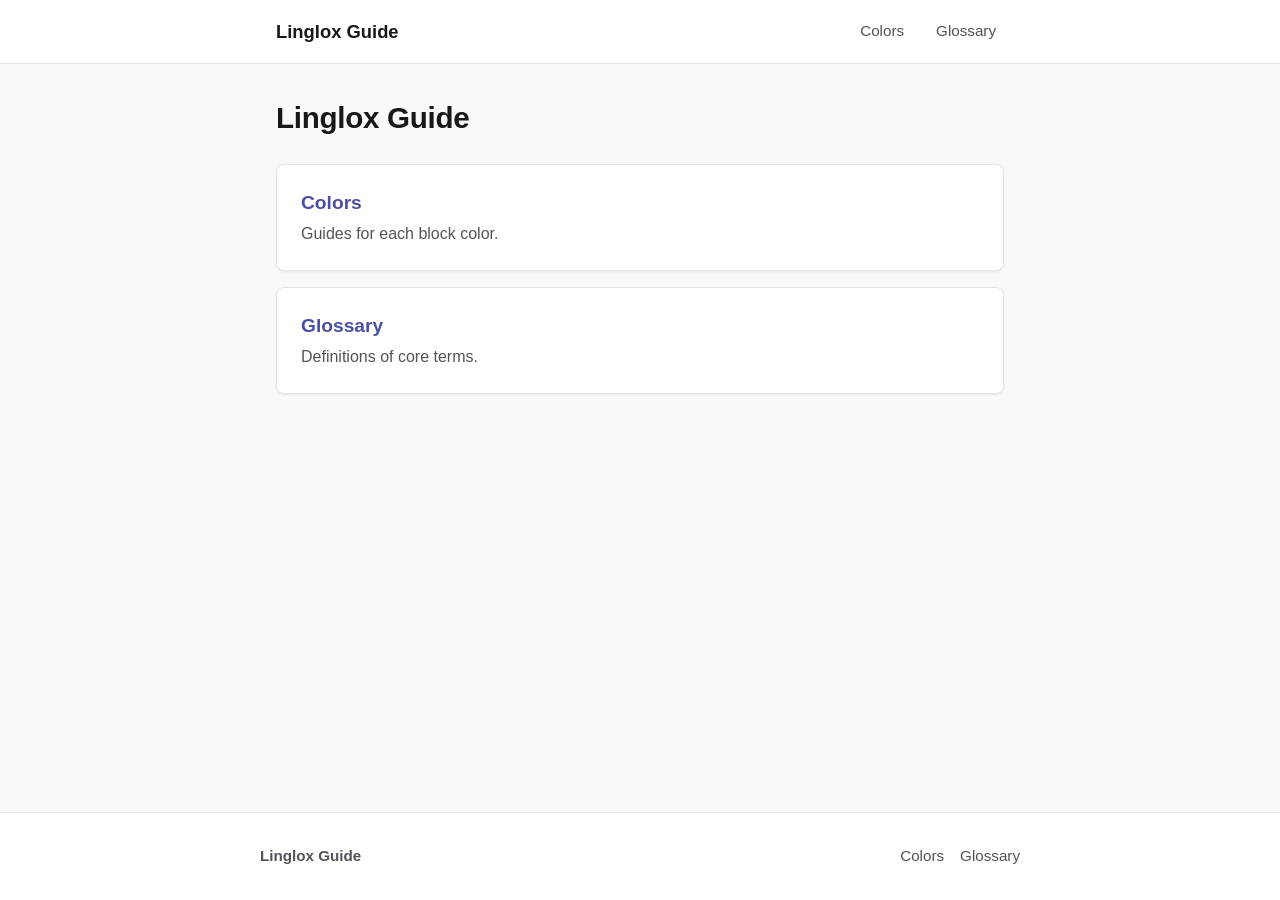
<file: index.html>
<!DOCTYPE html>
<html lang="en">
<head>
  <meta charset="UTF-8">
  <meta name="viewport" content="width=device-width, initial-scale=1.0">
  <title>Linglox Guide</title>
  <link rel="stylesheet" href="assets/style.css">
</head>
<body>
  <header class="site-header">
    <div class="header-inner">
      <a href="index.html" class="site-title">Linglox Guide</a>
      <nav class="site-nav">
        <a href="colors/index.html" class="nav-link">Colors</a>
        <a href="glossary.html" class="nav-link">Glossary</a>
      </nav>
    </div>
  </header>

  <main class="content-container">
    <h1>Linglox Guide</h1>

    <div class="section-cards">
      <a href="colors/index.html" class="card index-card">
        <h2 class="index-card-title">Colors</h2>
        <p class="index-card-desc">Guides for each block color.</p>
      </a>
      <a href="glossary.html" class="card index-card">
        <h2 class="index-card-title">Glossary</h2>
        <p class="index-card-desc">Definitions of core terms.</p>
      </a>
    </div>
  </main>

  <footer class="site-footer">
    <div class="footer-inner">
      <span class="footer-title">Linglox Guide</span>
      <nav class="footer-nav">
        <a href="colors/index.html">Colors</a>
        <a href="glossary.html">Glossary</a>
      </nav>
    </div>
  </footer>
</body>
</html>
</file>
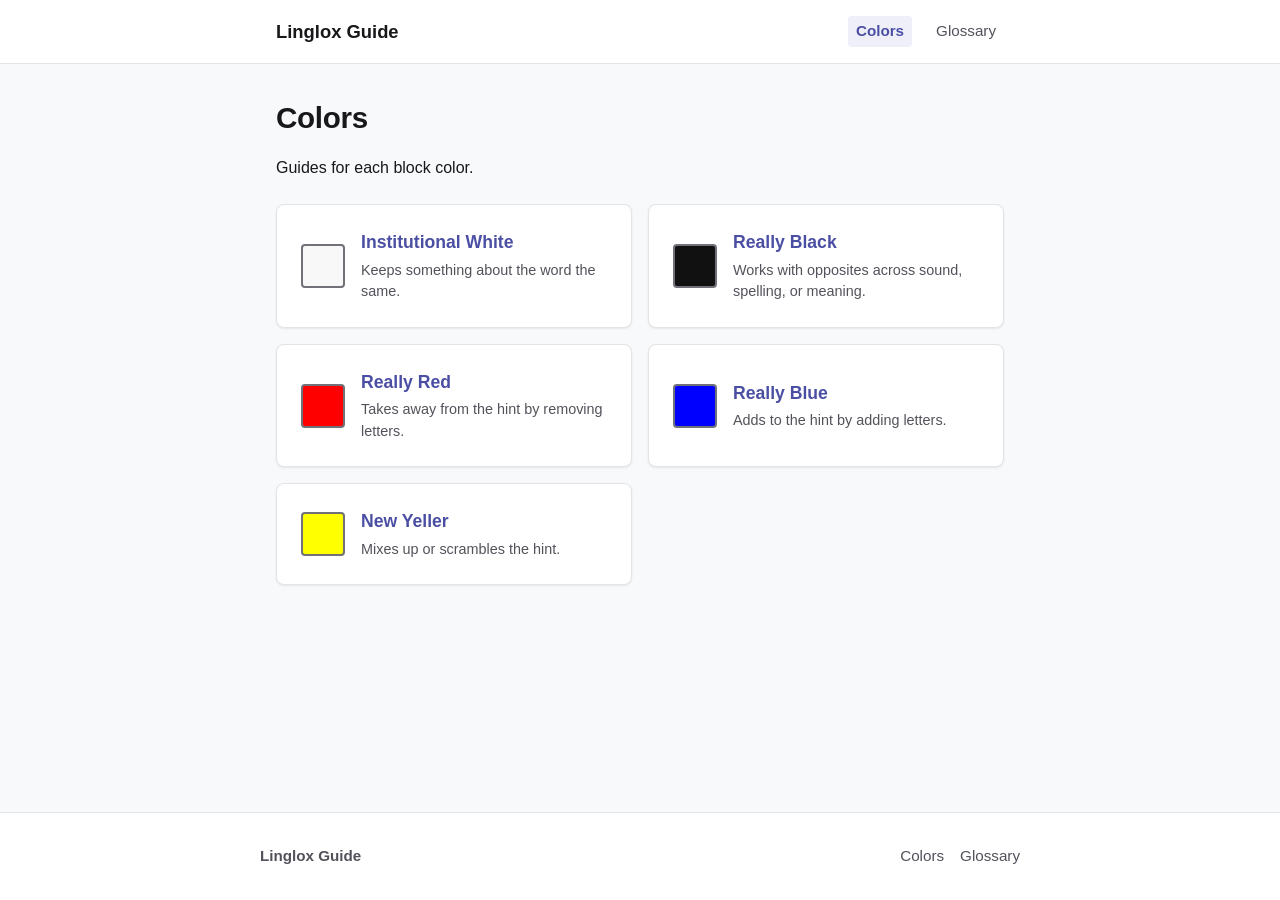
<file: colors/index.html>
<!DOCTYPE html>
<html lang="en">
<head>
  <meta charset="UTF-8">
  <meta name="viewport" content="width=device-width, initial-scale=1.0">
  <title>Colors - Linglox Guide</title>
  <link rel="stylesheet" href="../assets/style.css">
</head>
<body>
  <header class="site-header">
    <div class="header-inner">
      <a href="../index.html" class="site-title">Linglox Guide</a>
      <nav class="site-nav">
        <a href="index.html" class="nav-link active">Colors</a>
        <a href="../glossary.html" class="nav-link">Glossary</a>
      </nav>
    </div>
  </header>

  <main class="content-container">
    <h1>Colors</h1>
    <p>Guides for each block color.</p>

    <div class="color-grid">
      <a href="institutional-white.html" class="card color-card">
        <div class="swatch" style="--block-color: #F8F8F8"></div>
        <div class="color-card-info">
          <h2 class="color-name">Institutional White</h2>
          <p class="color-summary">Keeps something about the word the same.</p>
        </div>
      </a>
      <a href="really-black.html" class="card color-card">
        <div class="swatch" style="--block-color: #111111"></div>
        <div class="color-card-info">
          <h2 class="color-name">Really Black</h2>
          <p class="color-summary">Works with opposites across sound, spelling, or meaning.</p>
        </div>
      </a>
      <a href="really-red.html" class="card color-card">
        <div class="swatch" style="--block-color: #FF0000"></div>
        <div class="color-card-info">
          <h2 class="color-name">Really Red</h2>
          <p class="color-summary">Takes away from the hint by removing letters.</p>
        </div>
      </a>
      <a href="really-blue.html" class="card color-card">
        <div class="swatch" style="--block-color: #0000FF"></div>
        <div class="color-card-info">
          <h2 class="color-name">Really Blue</h2>
          <p class="color-summary">Adds to the hint by adding letters.</p>
        </div>
      </a>
      <a href="new-yeller.html" class="card color-card">
        <div class="swatch" style="--block-color: #FFFF00"></div>
        <div class="color-card-info">
          <h2 class="color-name">New Yeller</h2>
          <p class="color-summary">Mixes up or scrambles the hint.</p>
        </div>
      </a>
    </div>
  </main>

  <footer class="site-footer">
    <div class="footer-inner">
      <span class="footer-title">Linglox Guide</span>
      <nav class="footer-nav">
        <a href="index.html">Colors</a>
        <a href="../glossary.html">Glossary</a>
      </nav>
    </div>
  </footer>
</body>
</html>
</file>
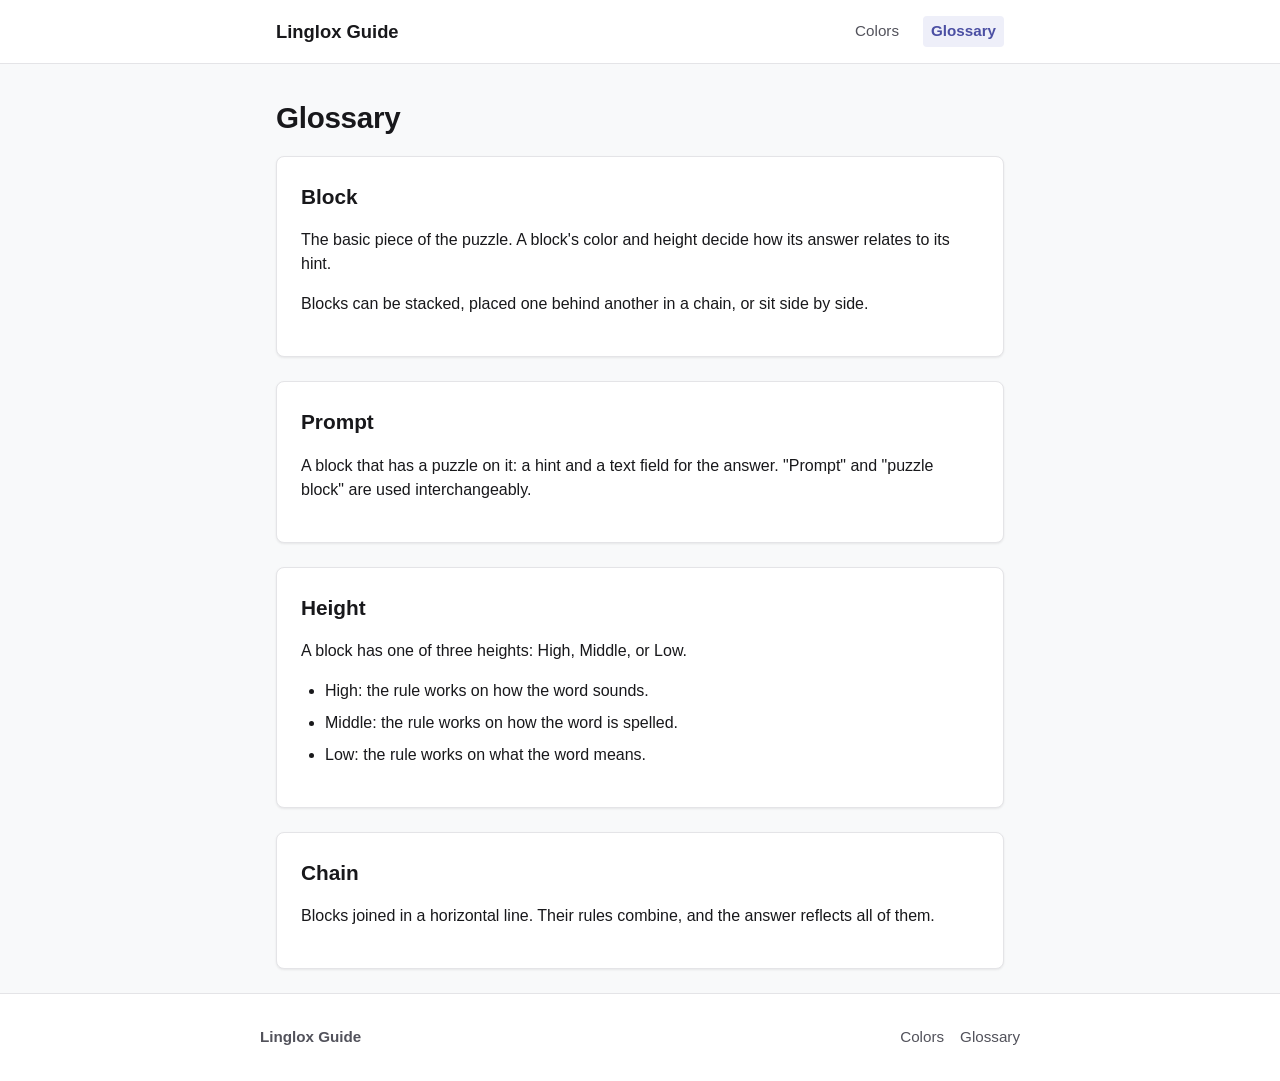
<file: glossary.html>
<!DOCTYPE html>
<html lang="en">
<head>
  <meta charset="UTF-8">
  <meta name="viewport" content="width=device-width, initial-scale=1.0">
  <title>Glossary - Linglox Guide</title>
  <link rel="stylesheet" href="assets/style.css">
</head>
<body>
  <header class="site-header">
    <div class="header-inner">
      <a href="index.html" class="site-title">Linglox Guide</a>
      <nav class="site-nav">
        <a href="colors/index.html" class="nav-link">Colors</a>
        <a href="glossary.html" class="nav-link active">Glossary</a>
      </nav>
    </div>
  </header>

  <main class="content-container">
    <h1>Glossary</h1>

    <section id="block" class="card">
      <h2>Block</h2>
      <p>The basic piece of the puzzle. A block's color and height decide how its answer relates to its hint.</p>
      <p>Blocks can be stacked, placed one behind another in a chain, or sit side by side.</p>
    </section>

    <section id="prompt" class="card">
      <h2 id="puzzle-block">Prompt</h2>
      <p>A block that has a puzzle on it: a hint and a text field for the answer. "Prompt" and "puzzle block" are used interchangeably.</p>
    </section>

    <section id="height" class="card">
      <h2>Height</h2>
      <p>A block has one of three heights: High, Middle, or Low.</p>
      <ul>
        <li>High: the rule works on how the word sounds.</li>
        <li>Middle: the rule works on how the word is spelled.</li>
        <li>Low: the rule works on what the word means.</li>
      </ul>
    </section>

    <section id="chain" class="card">
      <h2>Chain</h2>
      <p>Blocks joined in a horizontal line. Their rules combine, and the answer reflects all of them.</p>
    </section>
  </main>

  <footer class="site-footer">
    <div class="footer-inner">
      <span class="footer-title">Linglox Guide</span>
      <nav class="footer-nav">
        <a href="colors/index.html">Colors</a>
        <a href="glossary.html">Glossary</a>
      </nav>
    </div>
  </footer>
</body>
</html>
</file>
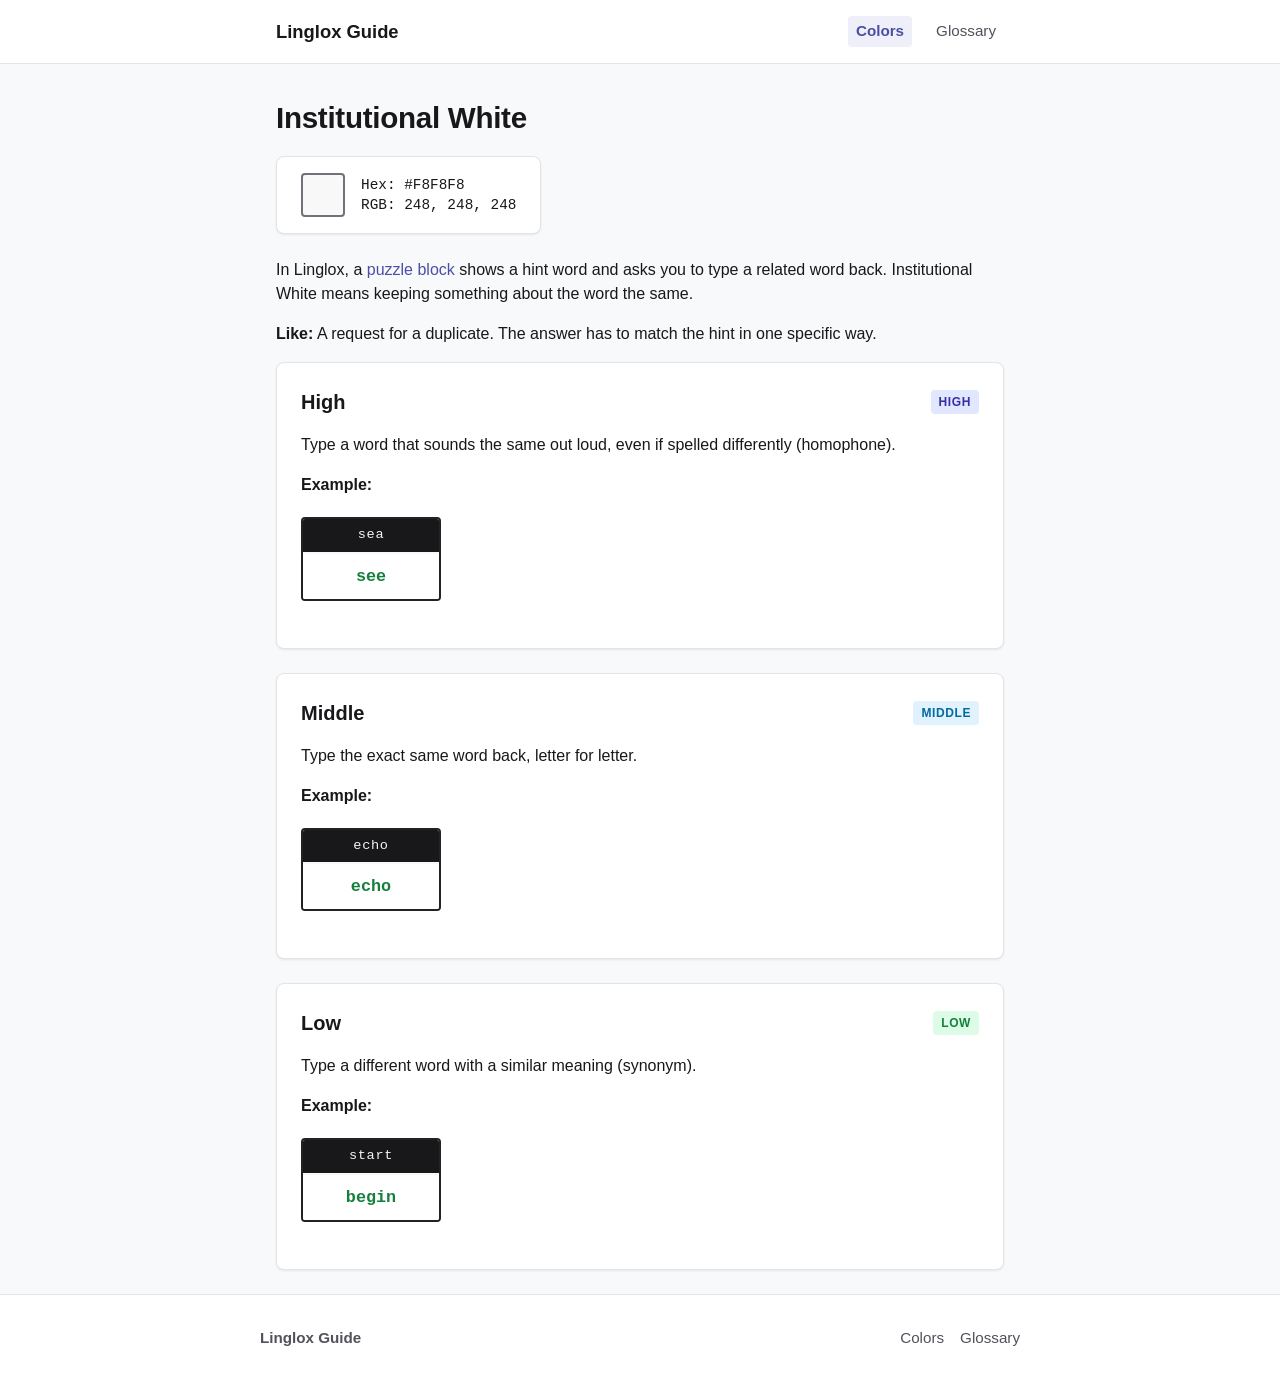
<file: colors/institutional-white.html>
<!-- title: Institutional White, type: color, hex: #F8F8F8, rgb: 248, 248, 248 -->
<!DOCTYPE html>
<html lang="en">
<head>
  <meta charset="UTF-8">
  <meta name="viewport" content="width=device-width, initial-scale=1.0">
  <title>Institutional White - Linglox Guide</title>
  <link rel="stylesheet" href="../assets/style.css">
</head>
<body>
  <header class="site-header">
    <div class="header-inner">
      <a href="../index.html" class="site-title">Linglox Guide</a>
      <nav class="site-nav">
        <a href="index.html" class="nav-link active">Colors</a>
        <a href="../glossary.html" class="nav-link">Glossary</a>
      </nav>
    </div>
  </header>

  <main class="content-container">
    <h1>Institutional White</h1>

    <div class="card info-card">
      <div class="swatch" style="--block-color: #F8F8F8"></div>
      <div class="color-details">
        <div>Hex: #F8F8F8</div>
        <div>RGB: 248, 248, 248</div>
      </div>
    </div>

    <p>In Linglox, a <a href="../glossary.html">puzzle block</a> shows a hint word and asks you to type a related word back. Institutional White means keeping something about the word the same.</p>

    <p><strong>Like:</strong> A request for a duplicate. The answer has to match the hint in one specific way.</p>

    <section class="card height-section">
      <h2 class="height-heading">High <span class="tag tag-high">High</span></h2>
      <p>Type a word that sounds the same out loud, even if spelled differently (homophone).</p>
      <p><strong>Example:</strong></p>
      <div class="block" style="--block-color: #F8F8F8">
        <div class="block-hint">sea</div>
        <div class="block-answer filled">see</div>
      </div>
    </section>

    <section class="card height-section">
      <h2 class="height-heading">Middle <span class="tag tag-middle">Middle</span></h2>
      <p>Type the exact same word back, letter for letter.</p>
      <p><strong>Example:</strong></p>
      <div class="block" style="--block-color: #F8F8F8">
        <div class="block-hint">echo</div>
        <div class="block-answer filled">echo</div>
      </div>
    </section>

    <section class="card height-section">
      <h2 class="height-heading">Low <span class="tag tag-low">Low</span></h2>
      <p>Type a different word with a similar meaning (synonym).</p>
      <p><strong>Example:</strong></p>
      <div class="block" style="--block-color: #F8F8F8">
        <div class="block-hint">start</div>
        <div class="block-answer filled">begin</div>
      </div>
    </section>
  </main>

  <footer class="site-footer">
    <div class="footer-inner">
      <span class="footer-title">Linglox Guide</span>
      <nav class="footer-nav">
        <a href="index.html">Colors</a>
        <a href="../glossary.html">Glossary</a>
      </nav>
    </div>
  </footer>
</body>
</html>
</file>
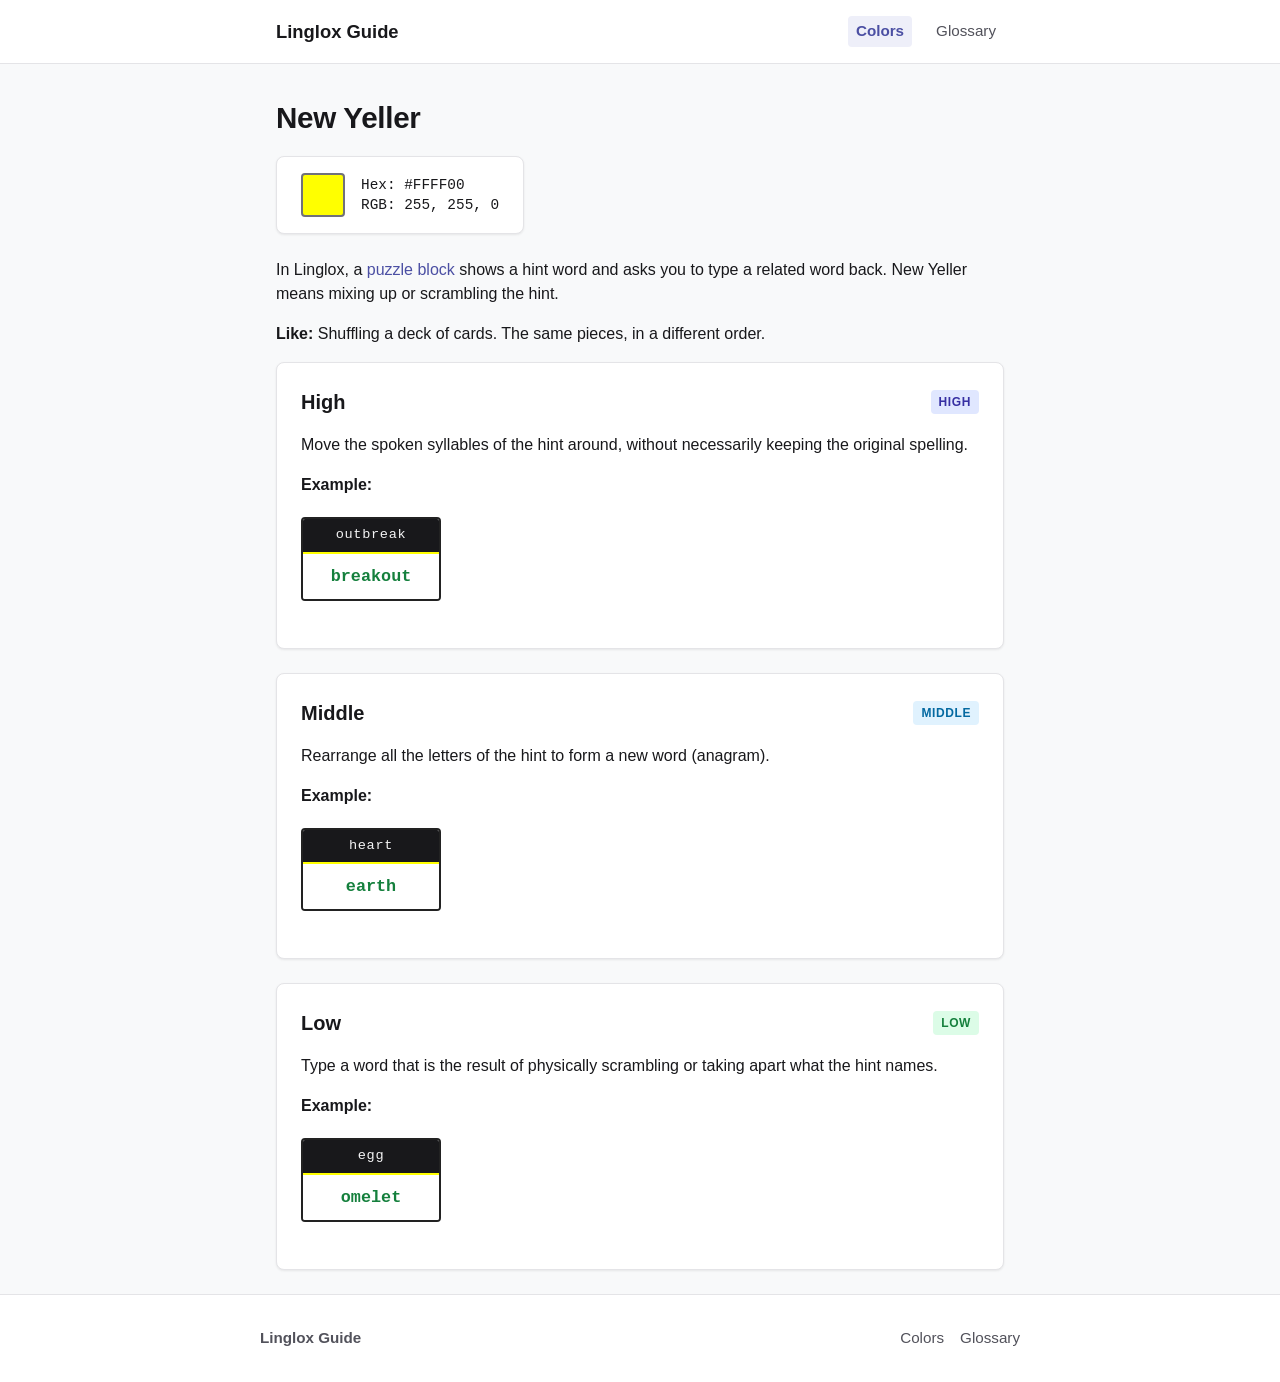
<file: colors/new-yeller.html>
<!-- title: New Yeller, type: color, hex: #FFFF00, rgb: 255, 255, 0 -->
<!DOCTYPE html>
<html lang="en">
<head>
  <meta charset="UTF-8">
  <meta name="viewport" content="width=device-width, initial-scale=1.0">
  <title>New Yeller - Linglox Guide</title>
  <link rel="stylesheet" href="../assets/style.css">
</head>
<body>
  <header class="site-header">
    <div class="header-inner">
      <a href="../index.html" class="site-title">Linglox Guide</a>
      <nav class="site-nav">
        <a href="index.html" class="nav-link active">Colors</a>
        <a href="../glossary.html" class="nav-link">Glossary</a>
      </nav>
    </div>
  </header>

  <main class="content-container">
    <h1>New Yeller</h1>

    <div class="card info-card">
      <div class="swatch" style="--block-color: #FFFF00"></div>
      <div class="color-details">
        <div>Hex: #FFFF00</div>
        <div>RGB: 255, 255, 0</div>
      </div>
    </div>

    <p>In Linglox, a <a href="../glossary.html">puzzle block</a> shows a hint word and asks you to type a related word back. New Yeller means mixing up or scrambling the hint.</p>

    <p><strong>Like:</strong> Shuffling a deck of cards. The same pieces, in a different order.</p>

    <section class="card height-section">
      <h2 class="height-heading">High <span class="tag tag-high">High</span></h2>
      <p>Move the spoken syllables of the hint around, without necessarily keeping the original spelling.</p>
      <p><strong>Example:</strong></p>
      <div class="block" style="--block-color: #FFFF00">
        <div class="block-hint">outbreak</div>
        <div class="block-answer filled">breakout</div>
      </div>
    </section>

    <section class="card height-section">
      <h2 class="height-heading">Middle <span class="tag tag-middle">Middle</span></h2>
      <p>Rearrange all the letters of the hint to form a new word (anagram).</p>
      <p><strong>Example:</strong></p>
      <div class="block" style="--block-color: #FFFF00">
        <div class="block-hint">heart</div>
        <div class="block-answer filled">earth</div>
      </div>
    </section>

    <section class="card height-section">
      <h2 class="height-heading">Low <span class="tag tag-low">Low</span></h2>
      <p>Type a word that is the result of physically scrambling or taking apart what the hint names.</p>
      <p><strong>Example:</strong></p>
      <div class="block" style="--block-color: #FFFF00">
        <div class="block-hint">egg</div>
        <div class="block-answer filled">omelet</div>
      </div>
    </section>
  </main>

  <footer class="site-footer">
    <div class="footer-inner">
      <span class="footer-title">Linglox Guide</span>
      <nav class="footer-nav">
        <a href="index.html">Colors</a>
        <a href="../glossary.html">Glossary</a>
      </nav>
    </div>
  </footer>
</body>
</html>
</file>
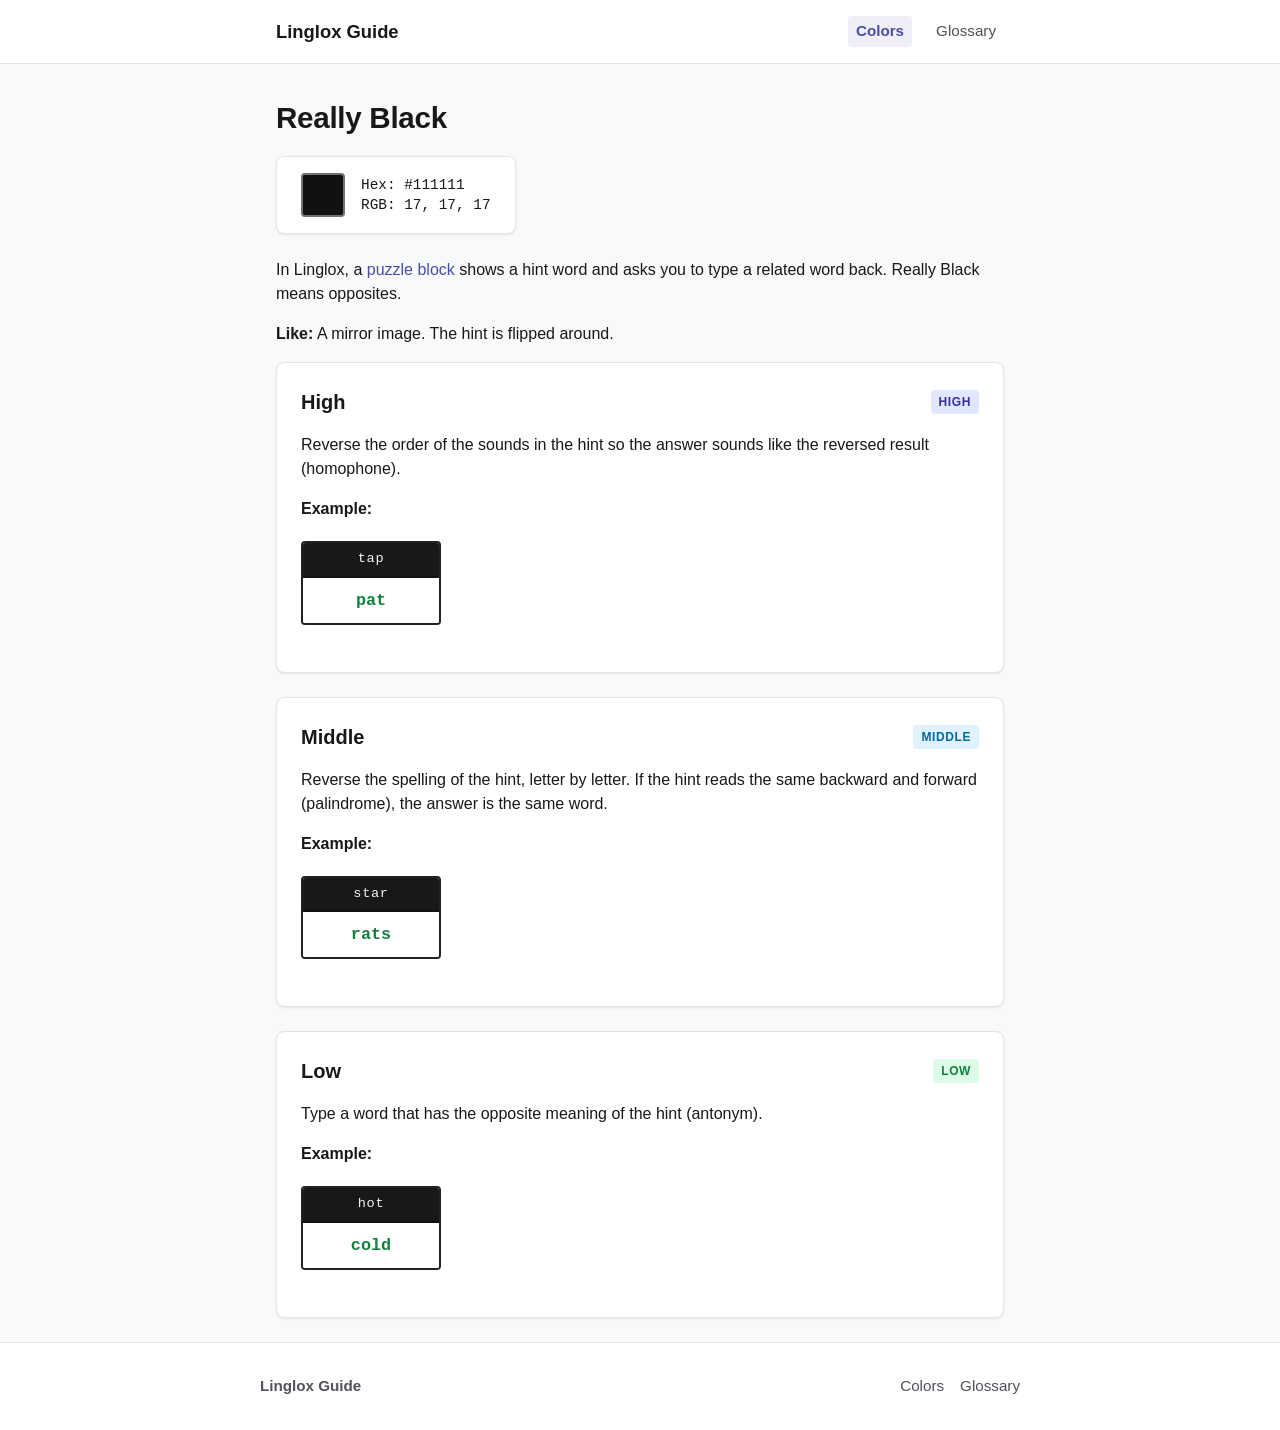
<file: colors/really-black.html>
<!-- title: Really Black, type: color, hex: #111111, rgb: 17, 17, 17 -->
<!DOCTYPE html>
<html lang="en">
<head>
  <meta charset="UTF-8">
  <meta name="viewport" content="width=device-width, initial-scale=1.0">
  <title>Really Black - Linglox Guide</title>
  <link rel="stylesheet" href="../assets/style.css">
</head>
<body>
  <header class="site-header">
    <div class="header-inner">
      <a href="../index.html" class="site-title">Linglox Guide</a>
      <nav class="site-nav">
        <a href="index.html" class="nav-link active">Colors</a>
        <a href="../glossary.html" class="nav-link">Glossary</a>
      </nav>
    </div>
  </header>

  <main class="content-container">
    <h1>Really Black</h1>

    <div class="card info-card">
      <div class="swatch" style="--block-color: #111111"></div>
      <div class="color-details">
        <div>Hex: #111111</div>
        <div>RGB: 17, 17, 17</div>
      </div>
    </div>

    <p>In Linglox, a <a href="../glossary.html">puzzle block</a> shows a hint word and asks you to type a related word back. Really Black means opposites.</p>

    <p><strong>Like:</strong> A mirror image. The hint is flipped around.</p>

    <section class="card height-section">
      <h2 class="height-heading">High <span class="tag tag-high">High</span></h2>
      <p>Reverse the order of the sounds in the hint so the answer sounds like the reversed result (homophone).</p>
      <p><strong>Example:</strong></p>
      <div class="block" style="--block-color: #111111">
        <div class="block-hint">tap</div>
        <div class="block-answer filled">pat</div>
      </div>
    </section>

    <section class="card height-section">
      <h2 class="height-heading">Middle <span class="tag tag-middle">Middle</span></h2>
      <p>Reverse the spelling of the hint, letter by letter. If the hint reads the same backward and forward (palindrome), the answer is the same word.</p>
      <p><strong>Example:</strong></p>
      <div class="block" style="--block-color: #111111">
        <div class="block-hint">star</div>
        <div class="block-answer filled">rats</div>
      </div>
    </section>

    <section class="card height-section">
      <h2 class="height-heading">Low <span class="tag tag-low">Low</span></h2>
      <p>Type a word that has the opposite meaning of the hint (antonym).</p>
      <p><strong>Example:</strong></p>
      <div class="block" style="--block-color: #111111">
        <div class="block-hint">hot</div>
        <div class="block-answer filled">cold</div>
      </div>
    </section>
  </main>

  <footer class="site-footer">
    <div class="footer-inner">
      <span class="footer-title">Linglox Guide</span>
      <nav class="footer-nav">
        <a href="index.html">Colors</a>
        <a href="../glossary.html">Glossary</a>
      </nav>
    </div>
  </footer>
</body>
</html>
</file>
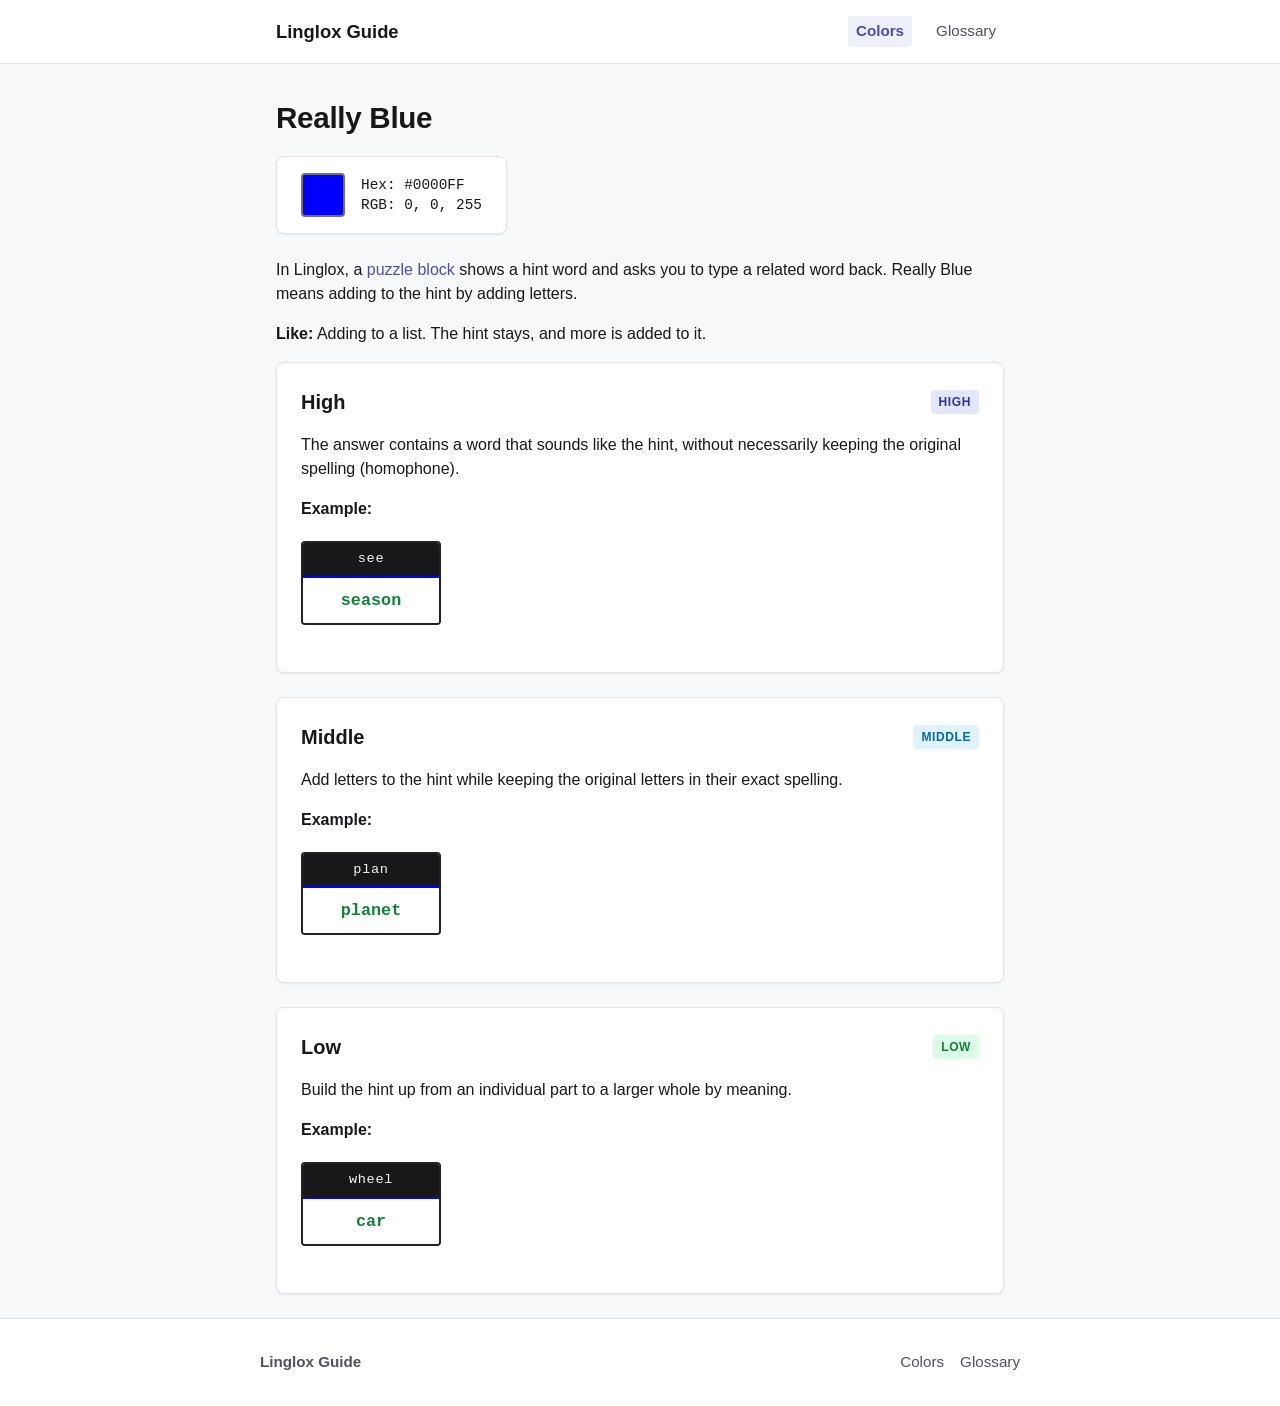
<file: colors/really-blue.html>
<!-- title: Really Blue, type: color, hex: #0000FF, rgb: 0, 0, 255 -->
<!DOCTYPE html>
<html lang="en">
<head>
  <meta charset="UTF-8">
  <meta name="viewport" content="width=device-width, initial-scale=1.0">
  <title>Really Blue - Linglox Guide</title>
  <link rel="stylesheet" href="../assets/style.css">
</head>
<body>
  <header class="site-header">
    <div class="header-inner">
      <a href="../index.html" class="site-title">Linglox Guide</a>
      <nav class="site-nav">
        <a href="index.html" class="nav-link active">Colors</a>
        <a href="../glossary.html" class="nav-link">Glossary</a>
      </nav>
    </div>
  </header>

  <main class="content-container">
    <h1>Really Blue</h1>

    <div class="card info-card">
      <div class="swatch" style="--block-color: #0000FF"></div>
      <div class="color-details">
        <div>Hex: #0000FF</div>
        <div>RGB: 0, 0, 255</div>
      </div>
    </div>

    <p>In Linglox, a <a href="../glossary.html">puzzle block</a> shows a hint word and asks you to type a related word back. Really Blue means adding to the hint by adding letters.</p>

    <p><strong>Like:</strong> Adding to a list. The hint stays, and more is added to it.</p>

    <section class="card height-section">
      <h2 class="height-heading">High <span class="tag tag-high">High</span></h2>
      <p>The answer contains a word that sounds like the hint, without necessarily keeping the original spelling (homophone).</p>
      <p><strong>Example:</strong></p>
      <div class="block" style="--block-color: #0000FF">
        <div class="block-hint">see</div>
        <div class="block-answer filled">season</div>
      </div>
    </section>

    <section class="card height-section">
      <h2 class="height-heading">Middle <span class="tag tag-middle">Middle</span></h2>
      <p>Add letters to the hint while keeping the original letters in their exact spelling.</p>
      <p><strong>Example:</strong></p>
      <div class="block" style="--block-color: #0000FF">
        <div class="block-hint">plan</div>
        <div class="block-answer filled">planet</div>
      </div>
    </section>

    <section class="card height-section">
      <h2 class="height-heading">Low <span class="tag tag-low">Low</span></h2>
      <p>Build the hint up from an individual part to a larger whole by meaning.</p>
      <p><strong>Example:</strong></p>
      <div class="block" style="--block-color: #0000FF">
        <div class="block-hint">wheel</div>
        <div class="block-answer filled">car</div>
      </div>
    </section>
  </main>

  <footer class="site-footer">
    <div class="footer-inner">
      <span class="footer-title">Linglox Guide</span>
      <nav class="footer-nav">
        <a href="index.html">Colors</a>
        <a href="../glossary.html">Glossary</a>
      </nav>
    </div>
  </footer>
</body>
</html>
</file>
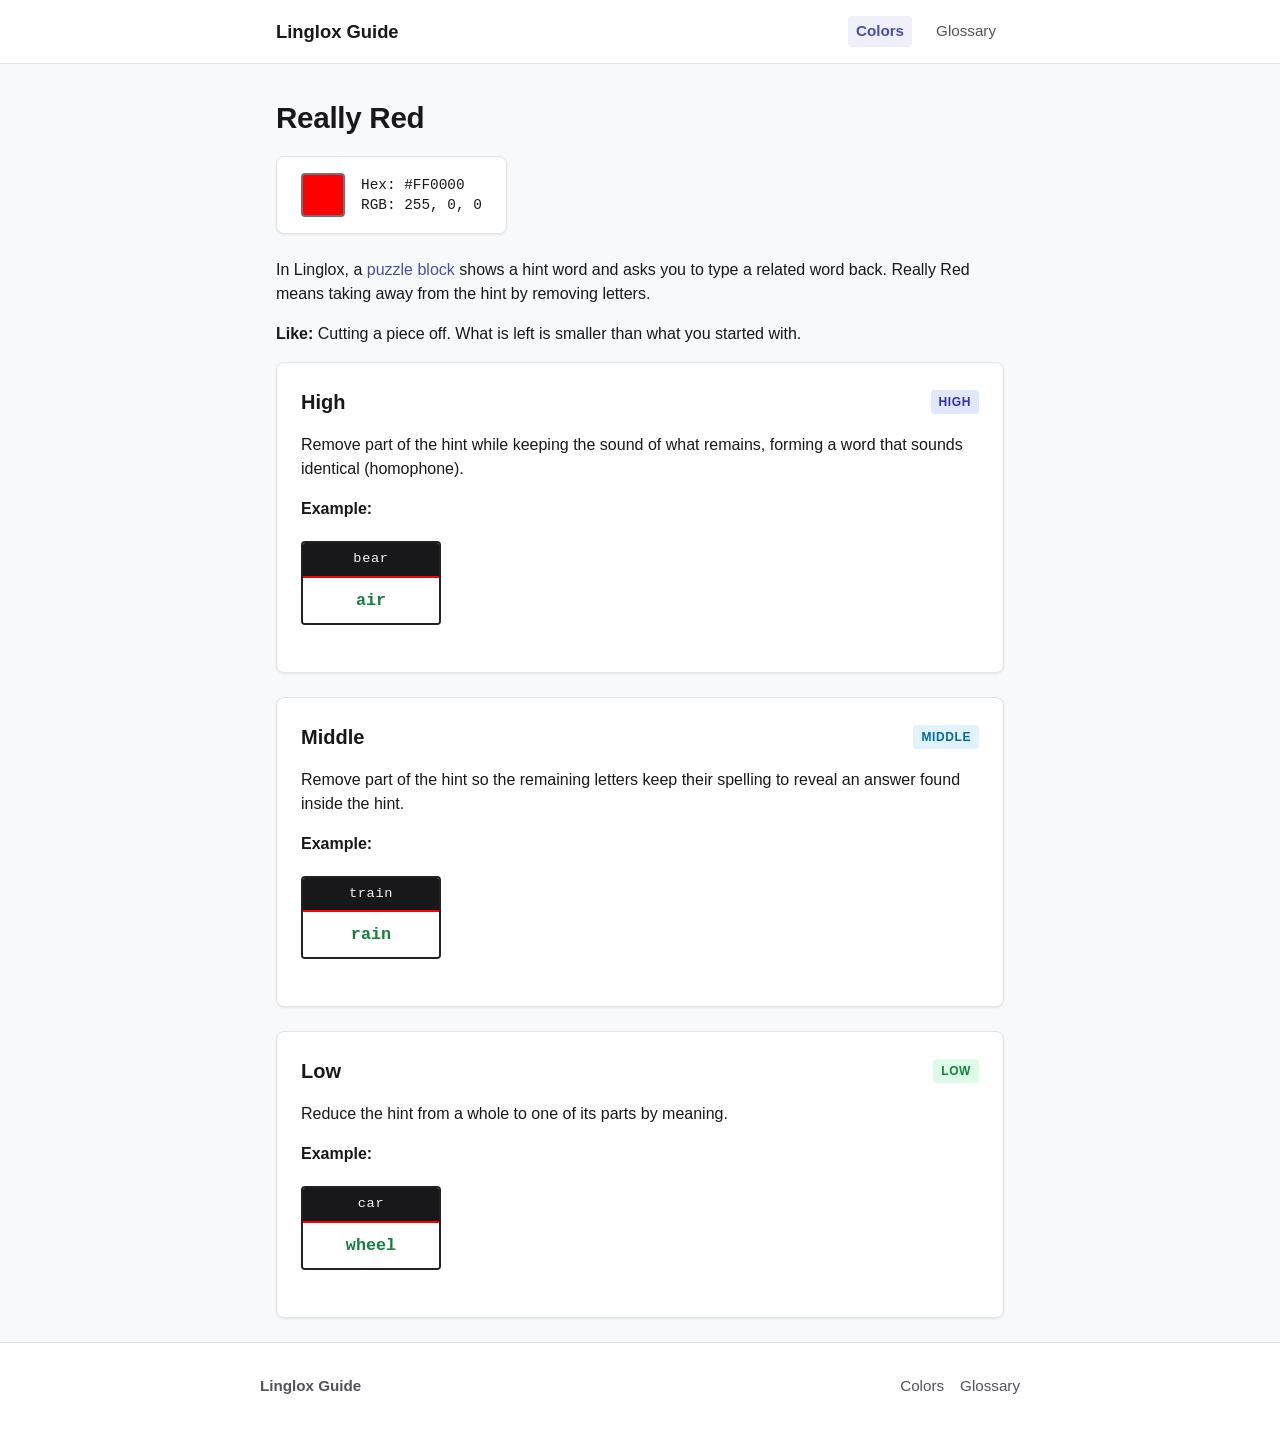
<file: colors/really-red.html>
<!-- title: Really Red, type: color, hex: #FF0000, rgb: 255, 0, 0 -->
<!DOCTYPE html>
<html lang="en">
<head>
  <meta charset="UTF-8">
  <meta name="viewport" content="width=device-width, initial-scale=1.0">
  <title>Really Red - Linglox Guide</title>
  <link rel="stylesheet" href="../assets/style.css">
</head>
<body>
  <header class="site-header">
    <div class="header-inner">
      <a href="../index.html" class="site-title">Linglox Guide</a>
      <nav class="site-nav">
        <a href="index.html" class="nav-link active">Colors</a>
        <a href="../glossary.html" class="nav-link">Glossary</a>
      </nav>
    </div>
  </header>

  <main class="content-container">
    <h1>Really Red</h1>

    <div class="card info-card">
      <div class="swatch" style="--block-color: #FF0000"></div>
      <div class="color-details">
        <div>Hex: #FF0000</div>
        <div>RGB: 255, 0, 0</div>
      </div>
    </div>

    <p>In Linglox, a <a href="../glossary.html">puzzle block</a> shows a hint word and asks you to type a related word back. Really Red means taking away from the hint by removing letters.</p>

    <p><strong>Like:</strong> Cutting a piece off. What is left is smaller than what you started with.</p>

    <section class="card height-section">
      <h2 class="height-heading">High <span class="tag tag-high">High</span></h2>
      <p>Remove part of the hint while keeping the sound of what remains, forming a word that sounds identical (homophone).</p>
      <p><strong>Example:</strong></p>
      <div class="block" style="--block-color: #FF0000">
        <div class="block-hint">bear</div>
        <div class="block-answer filled">air</div>
      </div>
    </section>

    <section class="card height-section">
      <h2 class="height-heading">Middle <span class="tag tag-middle">Middle</span></h2>
      <p>Remove part of the hint so the remaining letters keep their spelling to reveal an answer found inside the hint.</p>
      <p><strong>Example:</strong></p>
      <div class="block" style="--block-color: #FF0000">
        <div class="block-hint">train</div>
        <div class="block-answer filled">rain</div>
      </div>
    </section>

    <section class="card height-section">
      <h2 class="height-heading">Low <span class="tag tag-low">Low</span></h2>
      <p>Reduce the hint from a whole to one of its parts by meaning.</p>
      <p><strong>Example:</strong></p>
      <div class="block" style="--block-color: #FF0000">
        <div class="block-hint">car</div>
        <div class="block-answer filled">wheel</div>
      </div>
    </section>
  </main>

  <footer class="site-footer">
    <div class="footer-inner">
      <span class="footer-title">Linglox Guide</span>
      <nav class="footer-nav">
        <a href="index.html">Colors</a>
        <a href="../glossary.html">Glossary</a>
      </nav>
    </div>
  </footer>
</body>
</html>
</file>
<file: assets/style.css>
/* Shared stylesheet for Linglox Guide */

:root {
  /* Colors */
  --bg-page: #f8f9fa;
  --bg-card: #ffffff;
  --text-main: #18181b;
  --text-muted: #52525b;
  --color-accent: #4b4fa3;
  --color-accent-hover: #3b3e82;
  --color-accent-subtle: #eeeff9;
  --border-color: #e4e4e7;
  --border-swatch: #71717a;

  /* Height tags */
  --tag-high-bg: #e0e7ff;
  --tag-high-text: #3730a3;
  --tag-middle-bg: #e0f2fe;
  --tag-middle-text: #0369a1;
  --tag-low-bg: #dcfce7;
  --tag-low-text: #15803d;

  /* Block component */
  --block-plate-bg: #18181b;
  --block-plate-text: #f4f4f5;
  --block-answer-filled: #15803d;

  /* Spacing */
  --space-xs: 4px;
  --space-sm: 8px;
  --space-md: 16px;
  --space-lg: 24px;
  --space-xl: 32px;
  --space-2xl: 48px;

  /* Radii */
  --radius-sm: 4px;
  --radius-md: 8px;
  --radius-lg: 12px;

  /* Layout & Shadows */
  --max-width: 760px;
  --shadow-card: 0 1px 3px rgba(0, 0, 0, 0.05), 0 1px 2px rgba(0, 0, 0, 0.03);
  --shadow-card-hover: 0 4px 6px -1px rgba(0, 0, 0, 0.08), 0 2px 4px -1px rgba(0, 0, 0, 0.04);
  --transition-fast: 150ms ease-in-out;
}

@media (prefers-color-scheme: dark) {
  :root {
    --bg-page: #121214;
    --bg-card: #1c1c1f;
    --text-main: #f4f4f5;
    --text-muted: #a1a1aa;
    --color-accent: #8184d8;
    --color-accent-hover: #9fa2e4;
    --color-accent-subtle: #28283a;
    --border-color: #2e2e33;
    --border-swatch: #a1a1aa;

    --tag-high-bg: #312e81;
    --tag-high-text: #c7d2fe;
    --tag-middle-bg: #075985;
    --tag-middle-text: #bae6fd;
    --tag-low-bg: #14532d;
    --tag-low-text: #bbf7d0;

    --block-plate-bg: #09090b;
    --block-plate-text: #f4f4f5;
    --block-answer-filled: #4ade80;

    --shadow-card: 0 1px 3px rgba(0, 0, 0, 0.3);
    --shadow-card-hover: 0 4px 8px rgba(0, 0, 0, 0.4);
  }
}

*, *::before, *::after {
  box-sizing: border-box;
}

body {
  margin: 0;
  padding: 0;
  font-family: -apple-system, BlinkMacSystemFont, "Segoe UI", Roboto, Helvetica, Arial, sans-serif;
  color: var(--text-main);
  background-color: var(--bg-page);
  line-height: 1.5;
  min-width: 360px;
  min-height: 100vh;
  display: flex;
  flex-direction: column;
}

/* Header */
.site-header {
  border-bottom: 1px solid var(--border-color);
  background-color: var(--bg-card);
  margin-bottom: var(--space-xl);
}

.header-inner {
  max-width: var(--max-width);
  margin: 0 auto;
  padding: var(--space-md);
  display: flex;
  flex-wrap: wrap;
  align-items: center;
  justify-content: space-between;
  gap: var(--space-md);
}

.site-title {
  font-weight: 700;
  font-size: 1.15rem;
  color: var(--text-main);
  text-decoration: none;
  transition: color var(--transition-fast);
}

.site-title:hover {
  color: var(--color-accent);
}

.site-nav {
  display: flex;
  flex-wrap: wrap;
  gap: var(--space-md);
  align-items: center;
}

.nav-link {
  color: var(--text-muted);
  text-decoration: none;
  font-weight: 500;
  font-size: 0.95rem;
  padding: var(--space-xs) var(--space-sm);
  border-radius: var(--radius-sm);
  transition: color var(--transition-fast), background-color var(--transition-fast);
}

.nav-link:hover {
  color: var(--color-accent);
  background-color: var(--color-accent-subtle);
}

.nav-link.active {
  color: var(--color-accent);
  background-color: var(--color-accent-subtle);
  font-weight: 600;
}

/* Content Container */
.content-container {
  max-width: var(--max-width);
  width: 100%;
  margin: 0 auto;
  padding: 0 var(--space-md);
  flex: 1 0 auto;
}

/* Footer */
.site-footer {
  border-top: 1px solid var(--border-color);
  margin-top: auto;
  padding: var(--space-xl) var(--space-md);
  background-color: var(--bg-card);
}

.footer-inner {
  max-width: var(--max-width);
  margin: 0 auto;
  display: flex;
  flex-wrap: wrap;
  justify-content: space-between;
  align-items: center;
  gap: var(--space-md);
  font-size: 0.95rem;
}

.footer-title {
  font-weight: 600;
  color: var(--text-muted);
}

.footer-nav {
  display: flex;
  flex-wrap: wrap;
  gap: var(--space-md);
}

.footer-nav a {
  color: var(--text-muted);
  text-decoration: none;
  transition: color var(--transition-fast);
}

.footer-nav a:hover {
  color: var(--color-accent);
  text-decoration: underline;
}

/* Typography & Links */
h1 {
  font-size: 1.85rem;
  margin: 0 0 var(--space-md);
  font-weight: 700;
  letter-spacing: -0.01em;
}

h2 {
  font-size: 1.3rem;
  margin: 0 0 var(--space-md);
  font-weight: 600;
}

p {
  margin: 0 0 var(--space-md);
}

a {
  color: var(--color-accent);
  text-decoration: none;
  transition: color var(--transition-fast);
}

a:hover {
  text-decoration: underline;
}

ul {
  margin: 0 0 var(--space-md);
  padding-left: var(--space-lg);
}

li {
  margin-bottom: var(--space-sm);
}

/* Cards */
.card {
  background-color: var(--bg-card);
  border: 1px solid var(--border-color);
  border-radius: var(--radius-md);
  box-shadow: var(--shadow-card);
  padding: var(--space-lg);
  margin-bottom: var(--space-lg);
  transition: box-shadow var(--transition-fast), border-color var(--transition-fast);
}

.card:hover {
  box-shadow: var(--shadow-card-hover);
}

/* Info card & Swatch */
.info-card {
  display: flex;
  align-items: center;
  gap: var(--space-md);
  width: fit-content;
  margin: var(--space-md) 0 var(--space-lg);
  padding: var(--space-md) var(--space-lg);
}

.swatch {
  width: 44px;
  height: 44px;
  border: 2px solid var(--border-swatch);
  border-radius: var(--radius-sm);
  background-color: var(--block-color);
  flex-shrink: 0;
}

.color-details {
  font-family: ui-monospace, SFMono-Regular, Consolas, monospace;
  font-size: 0.9rem;
  line-height: 1.4;
  color: var(--text-main);
}

/* Height Tags & Headings */
.height-heading {
  display: flex;
  align-items: center;
  justify-content: space-between;
  margin-top: 0;
  margin-bottom: var(--space-md);
  font-size: 1.25rem;
}

.tag {
  display: inline-block;
  font-size: 0.75rem;
  font-weight: 600;
  text-transform: uppercase;
  letter-spacing: 0.05em;
  padding: 3px 8px;
  border-radius: var(--radius-sm);
  vertical-align: middle;
}

.tag-high {
  background-color: var(--tag-high-bg);
  color: var(--tag-high-text);
}

.tag-middle {
  background-color: var(--tag-middle-bg);
  color: var(--tag-middle-text);
}

.tag-low {
  background-color: var(--tag-low-bg);
  color: var(--tag-low-text);
}

/* Block Component */
.block {
  display: inline-block;
  border: 2px solid #222222;
  border-radius: var(--radius-sm);
  background-color: var(--bg-card);
  min-width: 140px;
  margin: var(--space-xs) 0 var(--space-md);
  text-align: center;
  overflow: hidden;
}

.block-hint {
  background-color: var(--block-plate-bg);
  color: var(--block-plate-text);
  padding: 6px 12px;
  font-size: 0.85rem;
  font-family: ui-monospace, SFMono-Regular, Consolas, monospace;
  letter-spacing: 0.05em;
  border-bottom: 2px solid var(--block-color, #222222);
}

.block-answer {
  padding: 10px 14px;
  font-size: 1.05rem;
  font-family: ui-monospace, SFMono-Regular, Consolas, monospace;
  font-weight: 600;
  color: #555555;
  background-color: var(--bg-card);
}

.block-answer.filled {
  color: var(--block-answer-filled);
}

/* Color Grid (colors/index.html) */
.color-grid {
  display: grid;
  grid-template-columns: repeat(auto-fill, minmax(280px, 1fr));
  gap: var(--space-md);
  margin-top: var(--space-lg);
}

.color-card {
  display: flex;
  align-items: center;
  gap: var(--space-md);
  text-decoration: none;
  color: var(--text-main);
  margin-bottom: 0;
}

.color-card:hover {
  border-color: var(--color-accent);
  text-decoration: none;
}

.color-card-info {
  display: flex;
  flex-direction: column;
}

.color-name {
  font-size: 1.1rem;
  margin: 0 0 var(--space-xs);
  color: var(--color-accent);
}

.color-summary {
  font-size: 0.9rem;
  color: var(--text-muted);
  margin: 0;
}

/* Index Cards (index.html) */
.section-cards {
  display: flex;
  flex-direction: column;
  gap: var(--space-md);
  margin-top: var(--space-lg);
}

.index-card {
  display: block;
  text-decoration: none;
  color: var(--text-main);
  margin-bottom: 0;
}

.index-card:hover {
  border-color: var(--color-accent);
  text-decoration: none;
}

.index-card-title {
  font-size: 1.2rem;
  margin: 0 0 var(--space-xs);
  color: var(--color-accent);
}

.index-card-desc {
  margin: 0;
  color: var(--text-muted);
}
</file>
